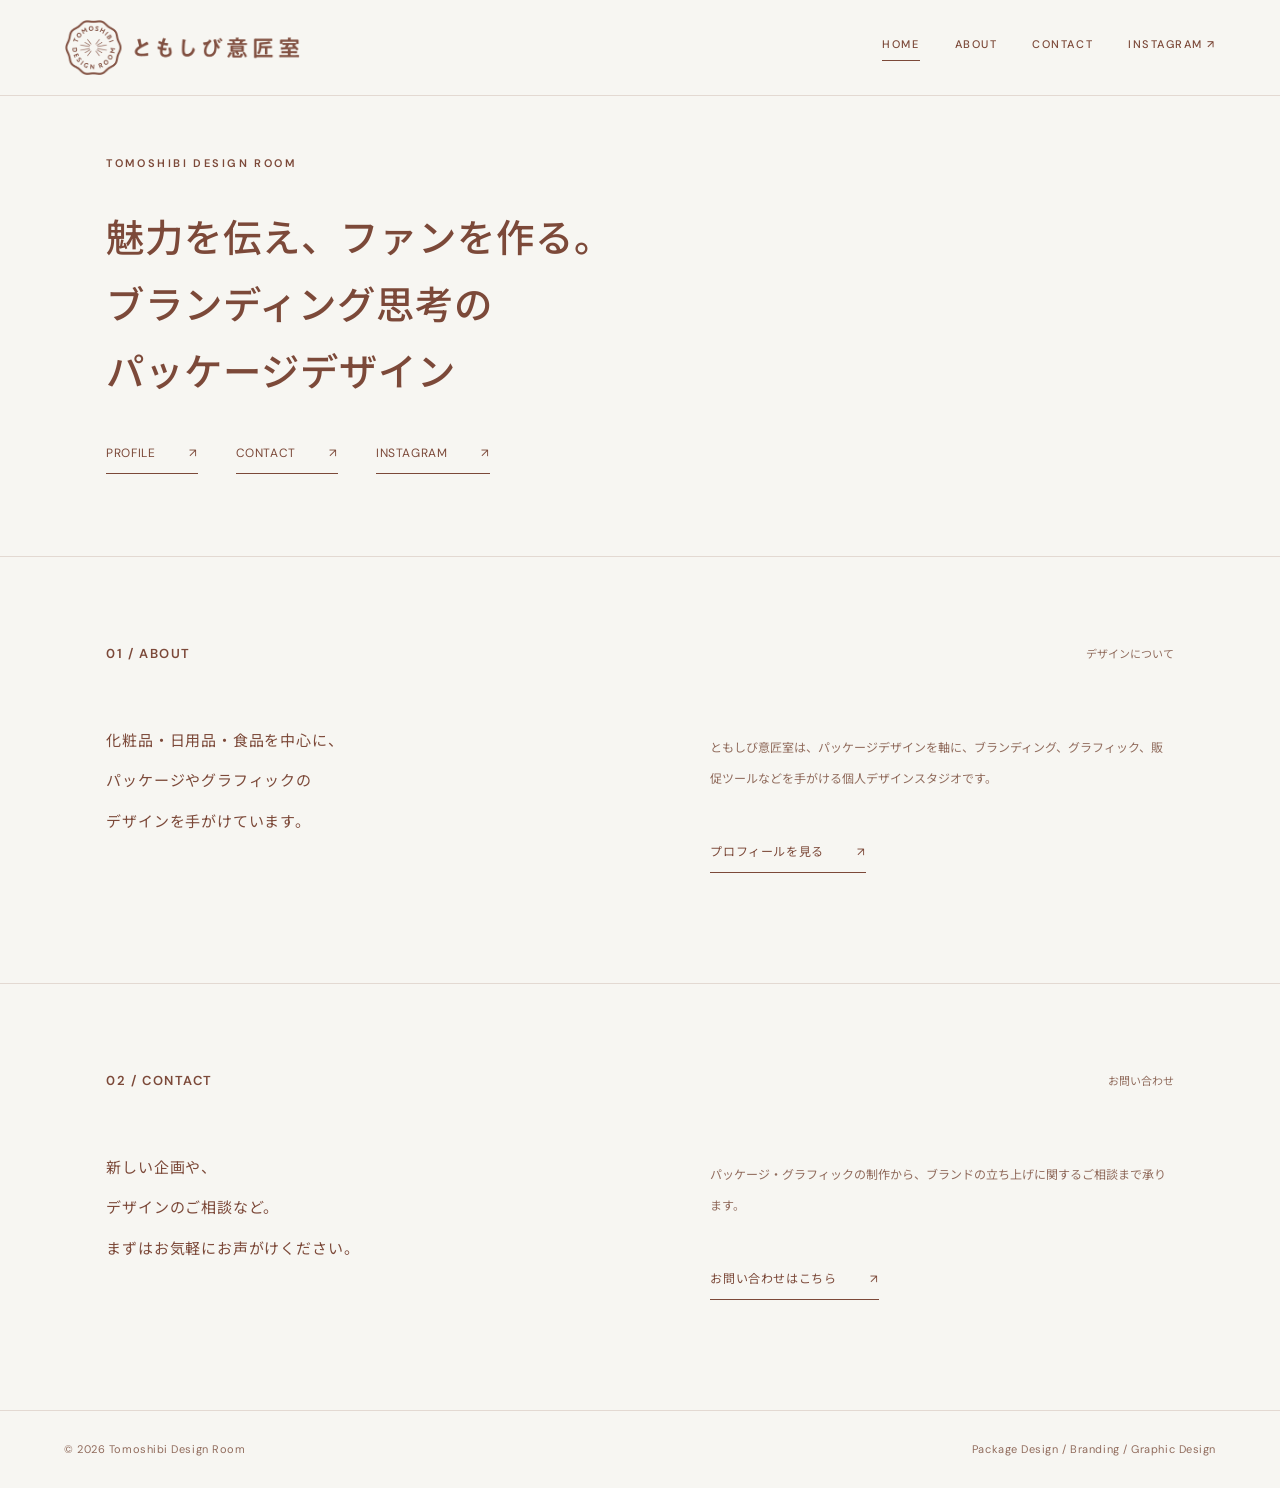
<file: index.html>
<title>【パッケージデザイン・グラフィックデザイン】ともしび意匠室｜藤沢</title>
<meta name="description" content="商品の魅力を伝え、ファンを作る。ブランディング思考で、パッケージやロゴ、各種販促物を制作するデザイナーです。">
<link rel="canonical" href="https://tomoshibi-design.jp/">


<!doctype html><html lang="ja"><head><meta charset="UTF-8"><meta name="viewport" content="width=device-width,initial-scale=1"><meta name="description" content="ともしび意匠室｜神奈川県藤沢市を拠点に活動するパッケージデザイナー。"><title>ともしび意匠室 | Tomoshibi Design Room</title><link rel="stylesheet" href="style.css"></head>
  
  <body><header><a class="brand" href="index.html" aria-label="ともしび意匠室 ホーム">
    <img class="logo-image" src="tomoshibi-logo.png" alt="ともしび意匠室"></a><nav aria-label="メインナビゲーション">
      <a class="active" href="index.html">HOME</a><a href="about.html">ABOUT</a><a href="contact.html">CONTACT</a>
      
      <a class="header-instagram" href="https://www.instagram.com/tomoshibi.design/" target="_blank" rel="noopener noreferrer" data-instagram>INSTAGRAM ↗</a></nav>
  
  </header>
    
    <main><section class="shell hero hero-minimal"><span class="eyebrow">TOMOSHIBI DESIGN ROOM</span>
      
      <h1>魅力を伝え、ファンを作る。<br>ブランディング思考の<br>パッケージデザイン</h1><div class="hero-links">
        <a class="textlink" href="about.html">PROFILE</a><a class="textlink" href="contact.html">CONTACT</a>
        <a class="textlink" href="https://www.instagram.com/tomoshibi.design/" target="_blank" rel="noopener noreferrer" data-instagram>INSTAGRAM</a></div></section>
      
      <section class="shell section"><div class="sectionhead"><h2>01 / ABOUT</h2><span>デザインについて</span></div><div class="two"><p class="copy">化粧品・日用品・食品を中心に、<br>パッケージやグラフィックの<br>デザインを手がけています。</p><div><p class="note">ともしび意匠室は、パッケージデザインを軸に、ブランディング、グラフィック、販促ツールなどを手がける個人デザインスタジオです。</p><a class="textlink" href="about.html">プロフィールを見る</a></div></div></section><section class="shell section"><div class="sectionhead"><h2>02 / CONTACT</h2><span>お問い合わせ</span></div><div class="two"><p class="copy">新しい企画や、<br>デザインのご相談など。<br>まずはお気軽にお声がけください。</p><div><p class="note">パッケージ・グラフィックの制作から、ブランドの立ち上げに関するご相談まで承ります。</p><a class="textlink" href="contact.html">お問い合わせはこちら</a></div></div></section></main><footer><span>© <span id="year"></span> Tomoshibi Design Room</span><span>Package Design / Branding / Graphic Design</span></footer><script src="script.js"></script></body></html>
</file>
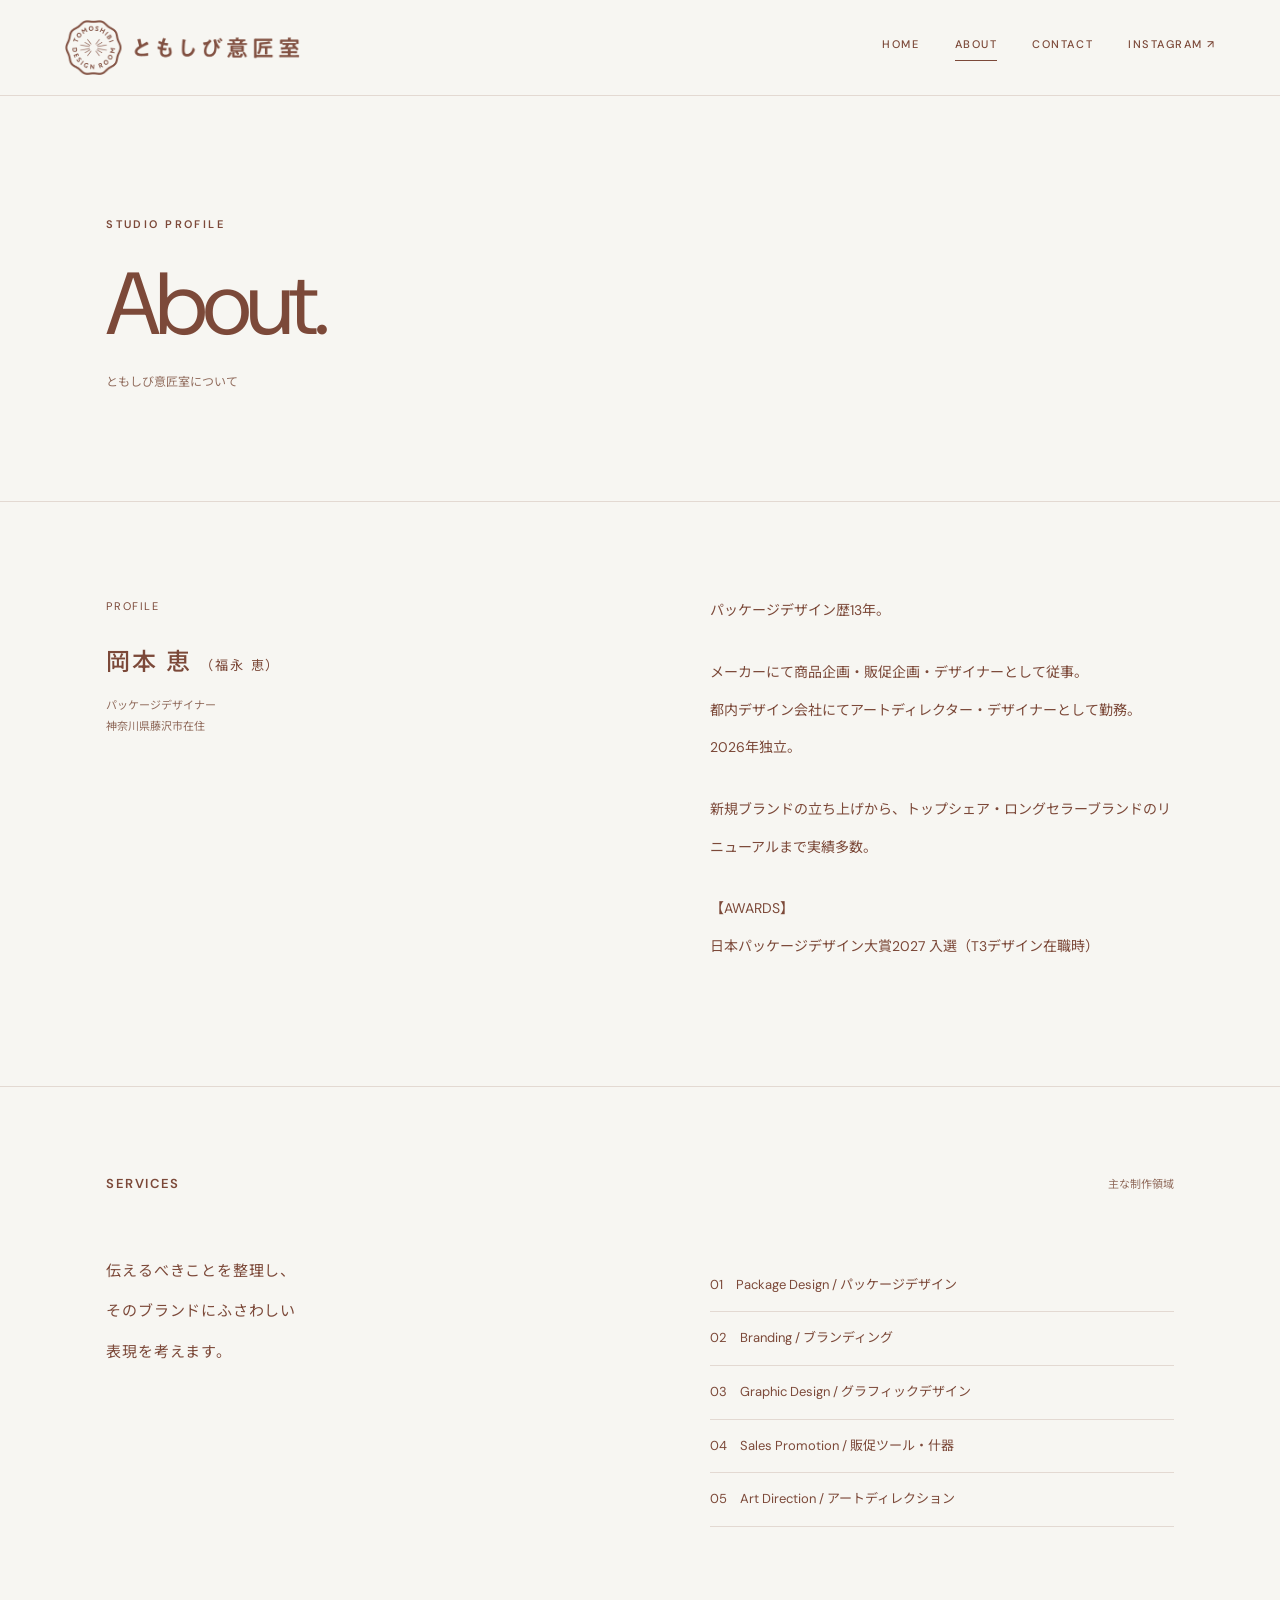
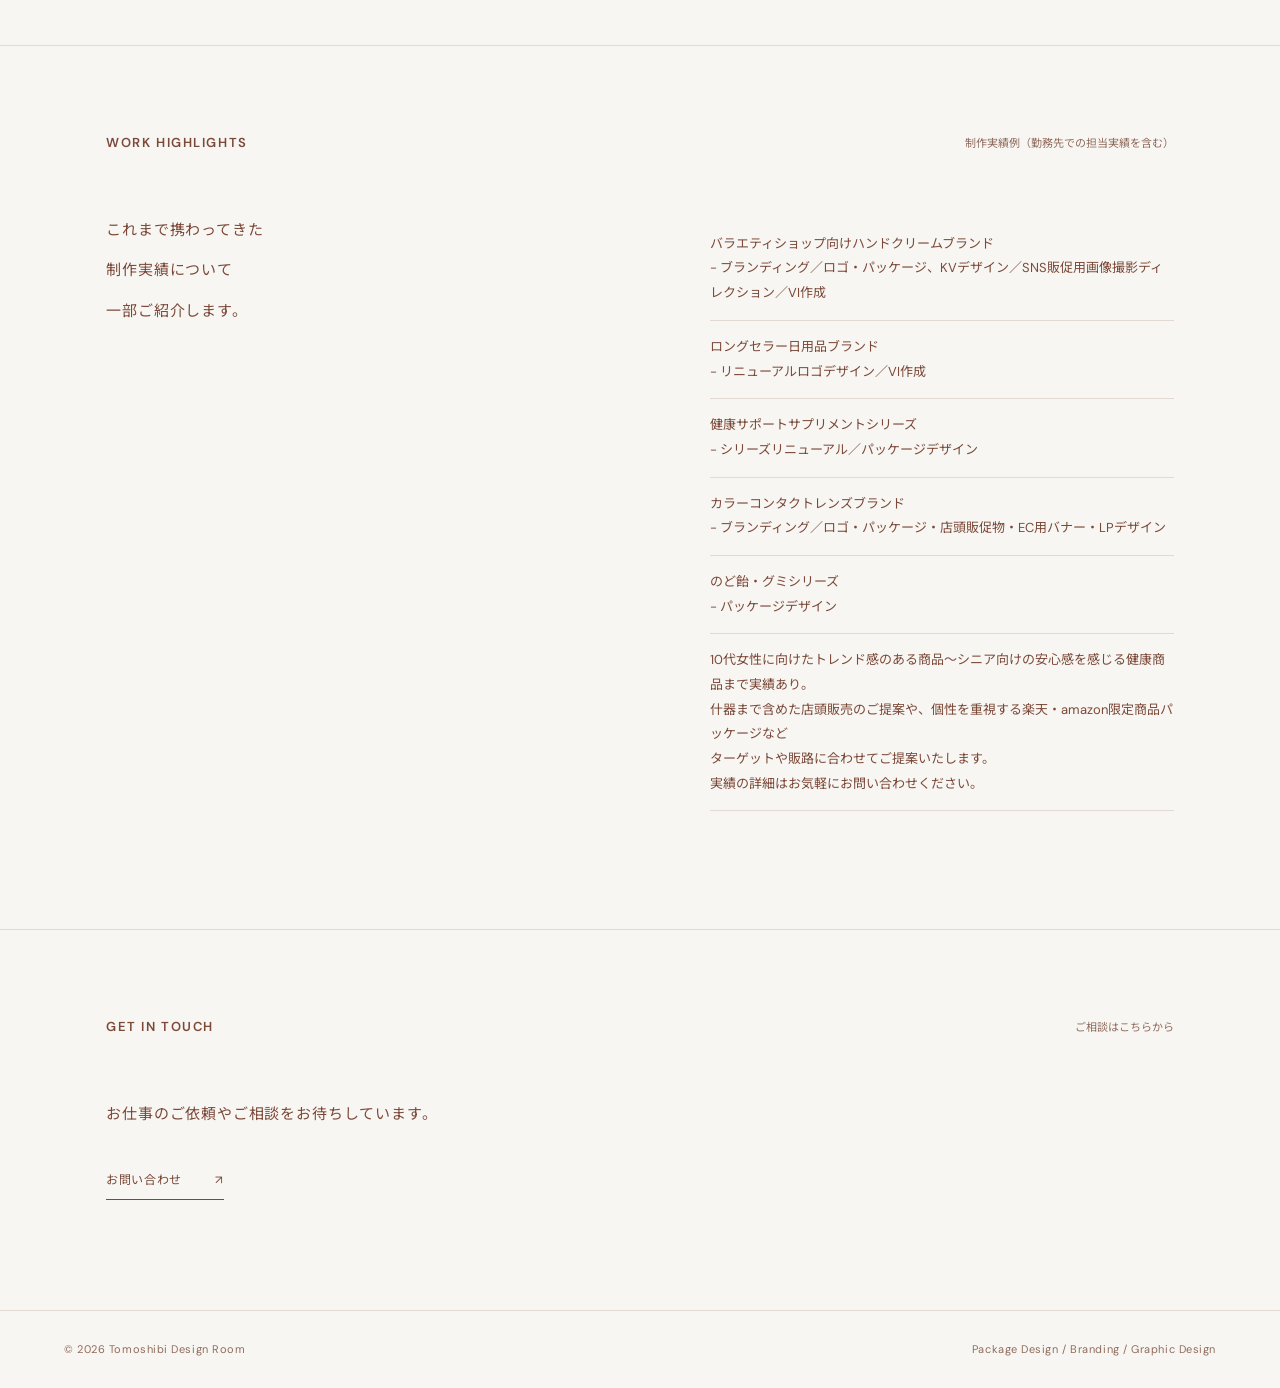
<file: about.html>
<!doctype html>
<html lang="ja"><head><meta charset="UTF-8"><meta name="viewport" content="width=device-width,initial-scale=1">
  <meta name="description" content="ともしび意匠室のプロフィールと制作領域をご紹介します。">
  <title>ABOUT | ともしび意匠室</title><link rel="stylesheet" href="style.css">
</head><body><header><a class="brand" href="index.html" aria-label="ともしび意匠室 ホーム">
  <img class="logo-image" src="tomoshibi-logo.png" alt="ともしび意匠室"></a><nav aria-label="メインナビゲーション">
    <a href="index.html">HOME</a><a class="active" href="about.html">ABOUT</a><a href="contact.html">CONTACT</a>
    <a class="header-instagram" href="https://www.instagram.com/tomoshibi.design/" target="_blank" rel="noopener noreferrer" data-instagram>
      INSTAGRAM ↗</a></nav></header><main><section class="shell pagehead"><span class="eyebrow">STUDIO PROFILE</span><h1>About.</h1>
        <p>ともしび意匠室について</p></section>
        
        <section class="shell detail"><div class="two"><div><span class="label">PROFILE</span>
          <h2 class="profile-name">岡本 恵 <span style="font-size:.55em;font-weight:400;white-space:nowrap">（福永 恵）</span>
          </h2><p class="small">パッケージデザイナー<br>神奈川県藤沢市在住</p></div><div><div class="profile-description"><p>パッケージデザイン歴13年。</p>
            <p>メーカーにて商品企画・販促企画・デザイナーとして従事。<br>都内デザイン会社にてアートディレクター・デザイナーとして勤務。<br>2026年独立。</p>
            <p>新規ブランドの立ち上げから、トップシェア・ロングセラーブランドのリニューアルまで実績多数。</p><p>【AWARDS】<br>日本パッケージデザイン大賞2027 入選（T3デザイン在職時）</p>
          </div></div></div></section>
        
        <section class="shell section"><div class="sectionhead"><h2>SERVICES</h2>
            <span>主な制作領域</span></div><div class="two"><p class="copy">伝えるべきことを整理し、<br>そのブランドにふさわしい<br>表現を考えます。</p>
              <ul class="service-list"><li>01　Package Design / パッケージデザイン</li><li>02　Branding / ブランディング</li>
                <li>03　Graphic Design / グラフィックデザイン</li><li>04　Sales Promotion / 販促ツール・什器</li><li>05　Art Direction / アートディレクション</li>
              </ul></div></section>
        


        <section class="shell section"><div class="sectionhead"><h2>WORK HIGHLIGHTS</h2>
            <span>制作実績例（勤務先での担当実績を含む）</span></div><div class="two"><p class="copy">これまで携わってきた<br>制作実績について<br>一部ご紹介します。</p>
              <ul class="service-list">
                <li>バラエティショップ向けハンドクリームブランド
                  <br>- ブランディング／ロゴ・パッケージ、KVデザイン／SNS販促用画像撮影ディレクション／VI作成</li>
                 <li>ロングセラー日用品ブランド<br>- リニューアルロゴデザイン／VI作成</li>
                <li>健康サポートサプリメントシリーズ<br>- シリーズリニューアル／パッケージデザイン</li>
                <li>カラーコンタクトレンズブランド<br>- ブランディング／ロゴ・パッケージ・店頭販促物・EC用バナー・LPデザイン</li> 
                <li>のど飴・グミシリーズ<br>- パッケージデザイン</li>
                 <li>10代女性に向けたトレンド感のある商品〜シニア向けの安心感を感じる健康商品まで実績あり。
                   <br>什器まで含めた店頭販売のご提案や、個性を重視する楽天・amazon限定商品パッケージなど
                   　<br>ターゲットや販路に合わせてご提案いたします。
                   <br>実績の詳細はお気軽にお問い合わせください。</li>


                 
              </ul></div></section><section class="shell section"><div class="sectionhead"><h2>GET IN TOUCH</h2><span>ご相談はこちらから</span>
              </div>
                
                <p class="copy">お仕事のご依頼やご相談をお待ちしています。</p>
                
                <a class="textlink" href="contact.html">お問い合わせ</a></section></main>
  
  
  <footer><span>© <span id="year"></span> Tomoshibi Design Room</span><span>Package Design / Branding / Graphic Design</span>
  </footer><script src="script.js"></script></body></html>
</file>
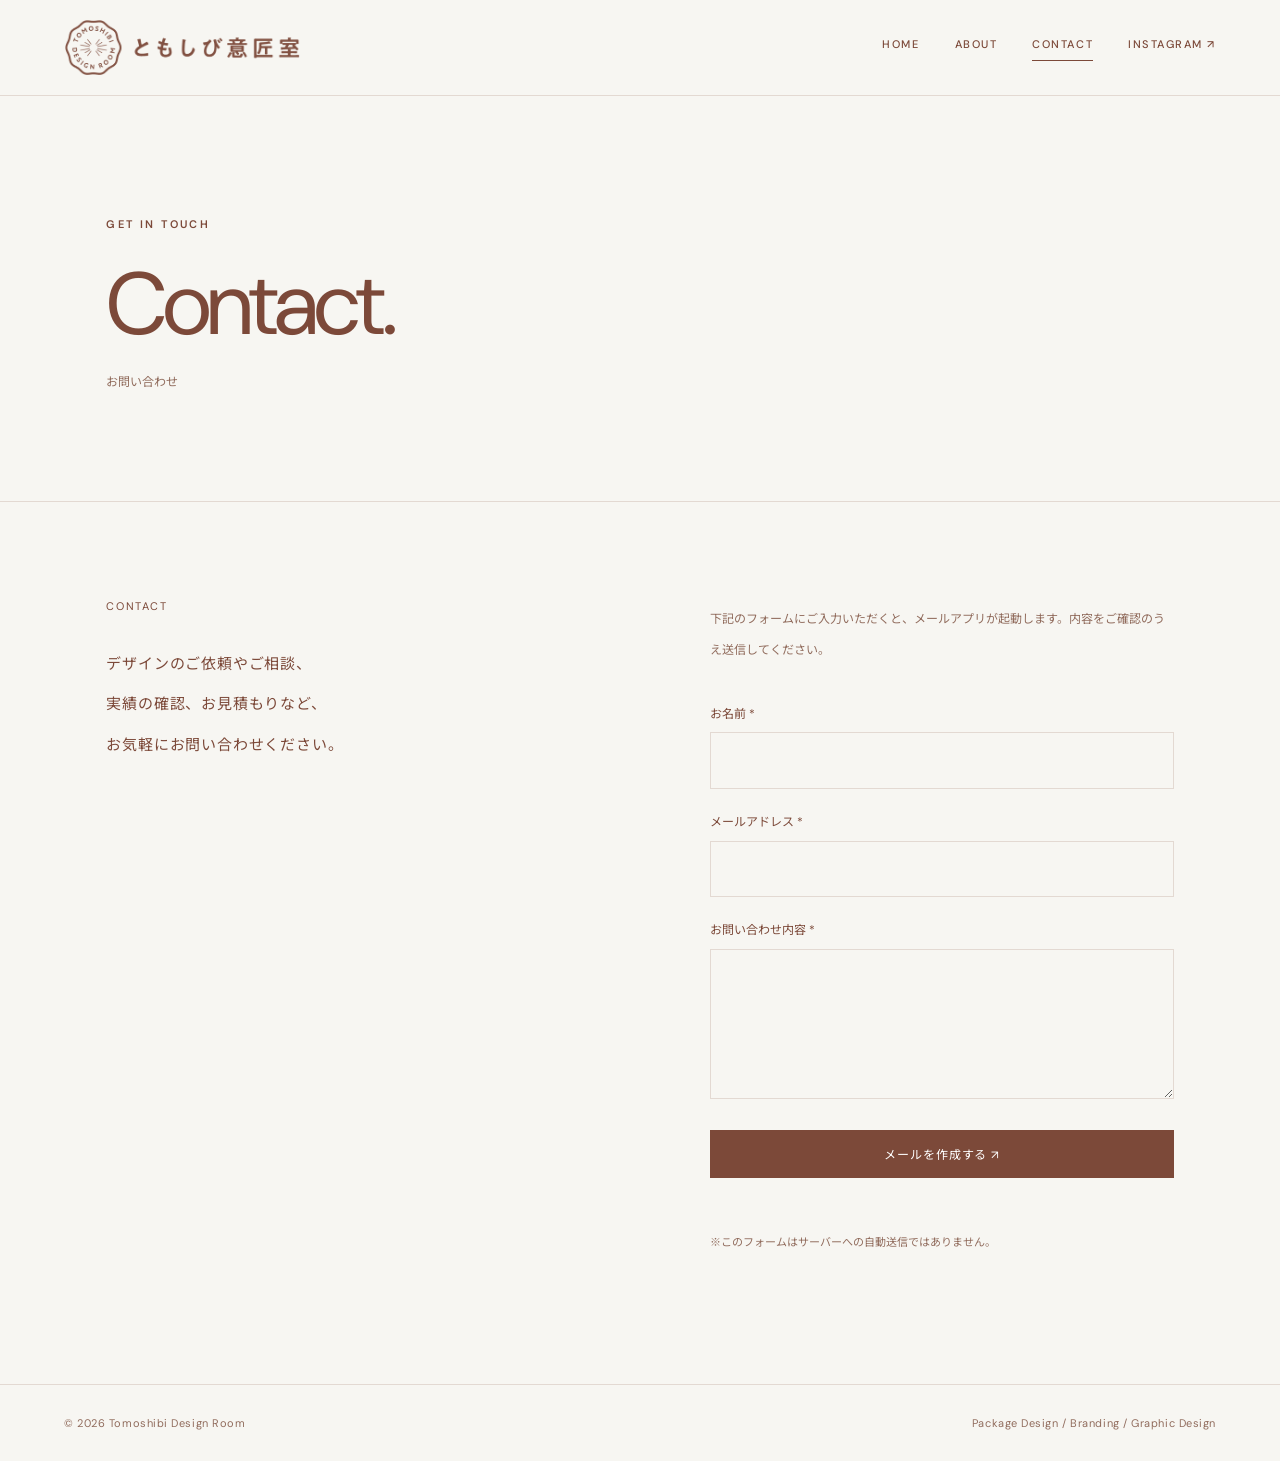
<file: contact.html>
<!doctype html><html lang="ja"><head><meta charset="UTF-8"><meta name="viewport" content="width=device-width,initial-scale=1"><meta name="description" content="ともしび意匠室へのお仕事のご依頼・お問い合わせはこちら。"><title>CONTACT | ともしび意匠室</title><link rel="stylesheet" href="style.css"></head><body><header><a class="brand" href="index.html" aria-label="ともしび意匠室 ホーム"><img class="logo-image" src="tomoshibi-logo.png" alt="ともしび意匠室"></a><nav aria-label="メインナビゲーション"><a href="index.html">HOME</a><a href="about.html">ABOUT</a><a class="active" href="contact.html">CONTACT</a><a class="header-instagram" href="https://www.instagram.com/tomoshibi.design/" target="_blank" rel="noopener noreferrer" data-instagram>INSTAGRAM ↗</a></nav></header><main><section class="shell pagehead"><span class="eyebrow">GET IN TOUCH</span><h1>Contact.</h1><p>お問い合わせ</p></section><section class="shell detail"><div class="two"><div><span class="label">CONTACT</span><p class="copy" style="margin-top:25px">デザインのご依頼やご相談、<br>実績の確認、お見積もりなど、<br>お気軽にお問い合わせください。</p></div><div><p class="note">下記のフォームにご入力いただくと、メールアプリが起動します。内容をご確認のうえ送信してください。</p><form class="form-grid" id="contact-form"><div class="field"><label for="name">お名前 *</label><input id="name" name="name" autocomplete="name" required></div><div class="field"><label for="mail">メールアドレス *</label><input id="mail" type="email" name="mail" autocomplete="email" required></div><div class="field"><label for="message">お問い合わせ内容 *</label><textarea id="message" name="message" required></textarea></div><button class="button" type="submit">メールを作成する ↗</button><p class="small"><br>※このフォームはサーバーへの自動送信ではありません。</p></form></div></div></section></main><footer><span>© <span id="year"></span> Tomoshibi Design Room</span><span>Package Design / Branding / Graphic Design</span></footer><script src="script.js"></script></body></html>
</file>
<file: style.css>
@import url('https://fonts.googleapis.com/css2?family=DM+Sans:wght@400;500;600&family=Noto+Sans+JP:wght@400;500;600&display=swap');
:root{--paper:#f7f6f2;--ink:#7c4939;--sub:#916c5d;--line:#e3d9d2;--green:#7c4939}*{box-sizing:border-box}html{scroll-behavior:smooth}body{margin:0;background:var(--paper);color:var(--ink);font-family:'DM Sans','Noto Sans JP',sans-serif;font-size:14px;line-height:1.9;-webkit-font-smoothing:antialiased}a{color:inherit;text-decoration:none}a:hover{opacity:.64}header{min-height:91px;border-bottom:1px solid var(--line);display:flex;align-items:center;justify-content:space-between;gap:24px;padding:20px clamp(24px,5vw,90px)}.brand{display:flex;align-items:center;flex:0 0 auto}.logo-image{display:block;height:55px;width:auto}.brandmark{display:none}nav{display:flex;gap:35px;font-size:11px;font-weight:500;letter-spacing:.14em;flex-wrap:wrap;justify-content:flex-end}nav .active{border-bottom:1px solid var(--ink);padding-bottom:5px}main{min-height:calc(100svh - 175px)}.shell{max-width:1300px;padding:0 clamp(24px,8.3vw,130px);margin:auto}.hero{min-height:570px;display:flex;flex-direction:column;justify-content:center;position:relative;padding-top:40px;padding-bottom:110px}.eyebrow{color:var(--green);font-size:11px;letter-spacing:.22em;font-weight:600}.hero h1{font-weight:500;letter-spacing:.12em;font-size:clamp(32px,4.6vw,67px);line-height:1.55;margin:30px 0 25px}.hero .lead{font-size:13px;color:var(--sub);line-height:2.6}.section{border-top:1px solid var(--line);padding-top:85px;padding-bottom:110px}.sectionhead{display:flex;justify-content:space-between;align-items:baseline;gap:20px;margin-bottom:54px}.sectionhead h2{font-size:13px;font-weight:600;letter-spacing:.12em;margin:0}.sectionhead span{font-size:11px;color:var(--sub)}.two{display:grid;grid-template-columns:1fr 1fr;gap:11vw}.copy{font-size:15px;line-height:2.7;letter-spacing:.055em;margin:0}.note{color:var(--sub);font-size:12px;line-height:2.6}.textlink{display:inline-block;margin-top:34px;padding-bottom:8px;border-bottom:1px solid var(--ink);font-size:12px;letter-spacing:.05em}.textlink:after{content:' ↗';margin-left:30px}.pagehead{padding-top:114px;padding-bottom:95px;border-bottom:1px solid var(--line)}.pagehead h1{font-size:clamp(45px,7vw,88px);line-height:1.1;letter-spacing:-.045em;font-weight:400;margin:19px 0}.pagehead p{color:var(--sub);font-size:12px}.detail{padding-top:90px;padding-bottom:120px}.label{color:var(--green);font-size:11px;letter-spacing:.15em}.profile-name{font-weight:500;font-size:24px;letter-spacing:.08em;margin:20px 0 10px}.profile-description{max-width:640px;line-height:2.7;font-size:14px}.service-list{list-style:none;padding:0;margin:8px 0}.service-list li{padding:14px 0;border-bottom:1px solid var(--line);font-size:13px}.contact-mail{font-size:clamp(20px,3.5vw,40px);font-weight:400;letter-spacing:-.02em;display:inline-block;margin:22px 0;border-bottom:1px solid var(--ink)}.button{border:1px solid var(--green);background:var(--green);color:white;padding:14px 26px;font-family:inherit;font-size:12px;letter-spacing:.08em;cursor:pointer;display:inline-block}.button:hover{opacity:.8}.form-grid{display:grid;gap:22px;max-width:640px;margin-top:36px}.field label{display:block;font-size:12px;margin-bottom:7px}.field input,.field textarea{width:100%;border:1px solid var(--line);border-radius:0;padding:14px;background:transparent;font:inherit;font-size:14px;outline:none}.field input:focus,.field textarea:focus{border-color:var(--green)}.field textarea{min-height:150px;resize:vertical}.small{color:var(--sub);font-size:11px}footer{border-top:1px solid var(--line);padding:28px clamp(24px,5vw,90px);display:flex;justify-content:space-between;gap:20px;color:var(--sub);font-size:11px;letter-spacing:.05em}.lineart{position:absolute;right:10vw;top:30%;width:150px;height:220px;opacity:.9}.lineart svg{width:100%;height:100%}@media(max-width:700px){header{min-height:75px;padding:18px 16px;align-items:flex-start;flex-direction:column}.nav{width:100%}nav{gap:16px;font-size:10px}.brand{font-size:13px;gap:9px}.logo-image{height:35px}.hero{min-height:560px;padding-top:0}.hero h1{font-size:clamp(30px,8vw,46px)}.hero .lead{font-size:12px}.lineart{opacity:.15;right:5%;top:28%}.section{padding-top:55px;padding-bottom:70px}.sectionhead{margin-bottom:32px}.two{grid-template-columns:1fr;gap:36px}.pagehead{padding-top:80px;padding-bottom:64px}.detail{padding-top:65px;padding-bottom:80px}footer{flex-direction:column;gap:5px}.copy{font-size:14px}}

/* Minimal introduction and social link */
.hero-minimal{min-height:460px;padding-bottom:65px}
.hero-minimal h1{font-size:clamp(26px,4vw,57px);line-height:1.65;letter-spacing:.06em;margin:32px 0 35px}
.hero-links{display:flex;gap:38px;flex-wrap:wrap}
.hero-links .textlink{margin-top:0}
.header-instagram{color:var(--green)}
@media(max-width:700px){.hero-minimal{min-height:420px;padding-bottom:55px}.hero-minimal h1{font-size:clamp(24px,6vw,36px)}.hero-links{gap:20px}.header-instagram{display:none}}

.profile-description p { margin: 0 0 1.7em; }
.profile-description p:last-child { margin-bottom: 0; }

/* Logo color coordination */
.field input,.field textarea{color:var(--ink)} .field input::placeholder,.field textarea::placeholder{color:var(--sub)}
.hero-minimal h1{font-size:clamp(26px,3.5vw,49px);letter-spacing:.025em;line-height:1.75}
@media(max-width:700px){.hero-minimal h1{font-size:clamp(23px,5.5vw,33px);line-height:1.75}}

/* Refined headline scale */
.hero-minimal h1{font-size:clamp(23px,3vw,42px)}
@media(max-width:700px){.hero-minimal h1{font-size:clamp(21px,5vw,29px)}}
</file>
